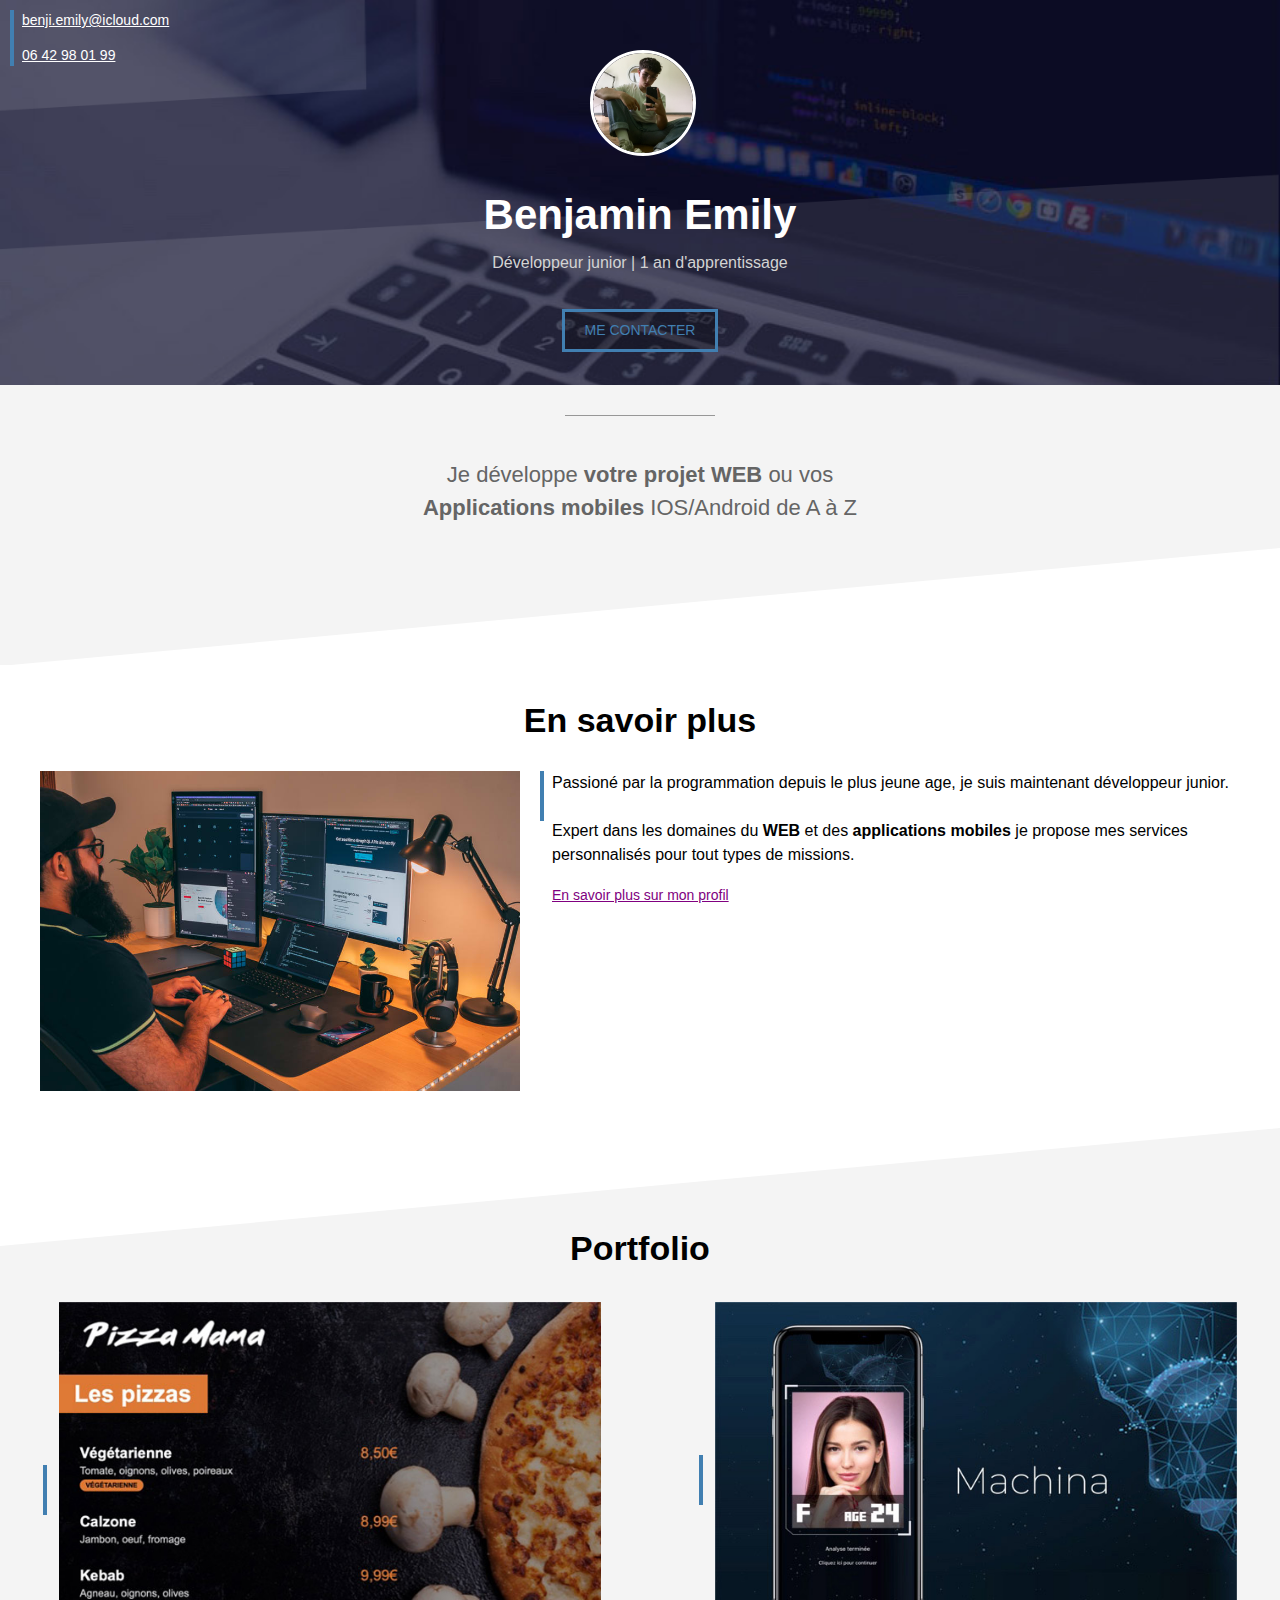
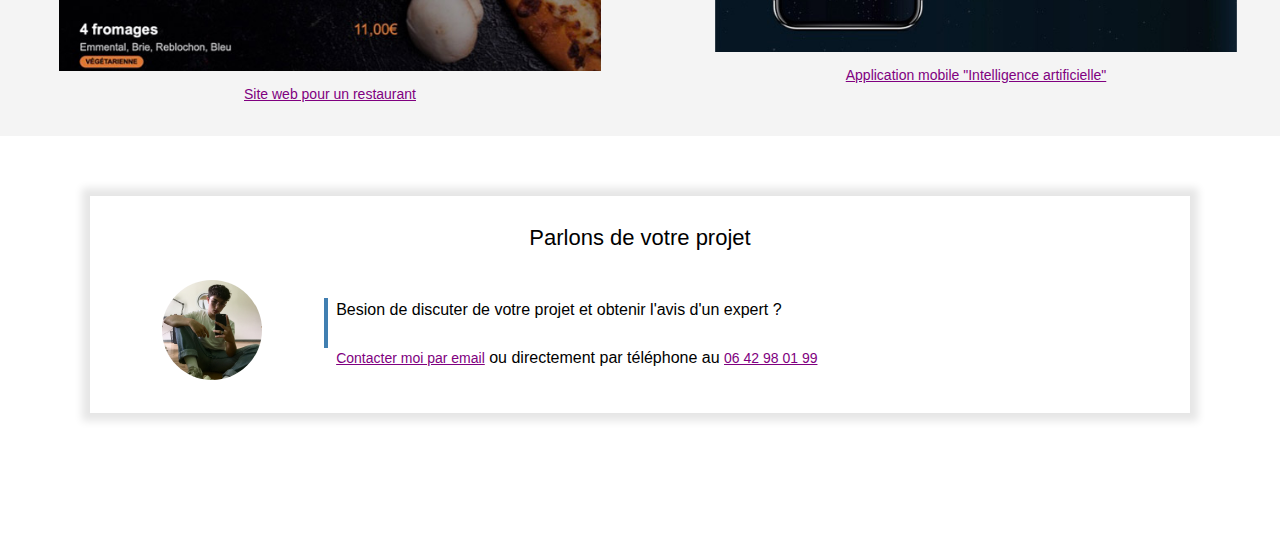
<file: index.html>
<!DOCTYPE html>
<html lang="fr">
    <head>
        <meta charset="UTF-8">
        <meta name="viewport" content="width=device-width, initial-scale=1.0">
        <link rel="stylesheet" href="style.css">
        <title>Benjamin Emily</title>
    </head>
    <body>
        <!-- couverture -->
        <div class="cover">
            <img class="cover_photo" src="Sans titre.png"/>
            <h1>Benjamin Emily</h1>
            <p>Développeur junior | 1 an d'apprentissage</p>
            <p><a class="contacter" href="mailto:benji.emily@icloud.com">ME CONTACTER</a></p>

            <div class="cover_contact">
                <p><a href="mailto:benji.emily@icloud.com"">benji.emily@icloud.com</a></p>
                <p><a href="tel:+33642980199">06 42 98 01 99</a></p>
            </div>
        </div>

        <!-- section grise 1 -->
        <div class="section section_grise1">
            <div class="separateur"></div>
            <p>Je développe <b>votre projet WEB</b> ou vos <b>Applications mobiles</b> IOS/Android de A à Z</p>
        </div>

        <!-- section blanche -->
        <div class="section section_blanche">
            <h2>En savoir plus</h2>
            <img src="setup.jpg" class="col-contenu">
            <div class="col-contenu float_right">
                <div class="text_avec_ligne_verticale">
                    <p>Passioné par la programmation depuis le plus jeune age, je suis maintenant développeur junior.<br><br>
                        Expert dans les domaines du <b>WEB</b> et des <b>applications mobiles</b> je propose mes services personnalisés pour tout types de missions.</p>
                    <a href="https://www.linkedin.com/in/emilybenjamin" target="_blank">En savoir plus sur mon profil</a>
                </div>
            </div>
        </div>

        <!-- section grise 2 -->
        <div class="section_grise2">
            <h2>Portfolio</h2>
            <table class="col_portfolio" style="display:inline-block">
                <tr>
                    <td><div class="bare_vertical"></div></td>
                    <td><a href="portfolio-site-restaurant.html" target="_blank"><img style="width: 100%;" src="project1small.jpg"></a></td>
                </tr>
                <tr>
                    <td></td>
                    <td align="center"><a href="portfolio-site-restaurant.html" target="_blank" style="color:purple">Site web pour un restaurant</a></td>
                </tr>
            </table>
            <table class="float_right col_portfolio">
                <tr>
                    <td><div class="bare_vertical"></div></td>
                    <td><img style="width: 100%;" src="project2small.jpg"></td>
                </tr>
                <tr>
                    <td></td>
                    <td align="center"><a href="#" style="color:purple">Application mobile "Intelligence artificielle"</a></td>
                </tr>
            </table>
        </div>

        <!-- section blanche2 -->
        <div class=" section">
            <iframe src="Iframe.html" scrolling="no"></iframe>
        </div>
    </body>
</html>
</file>
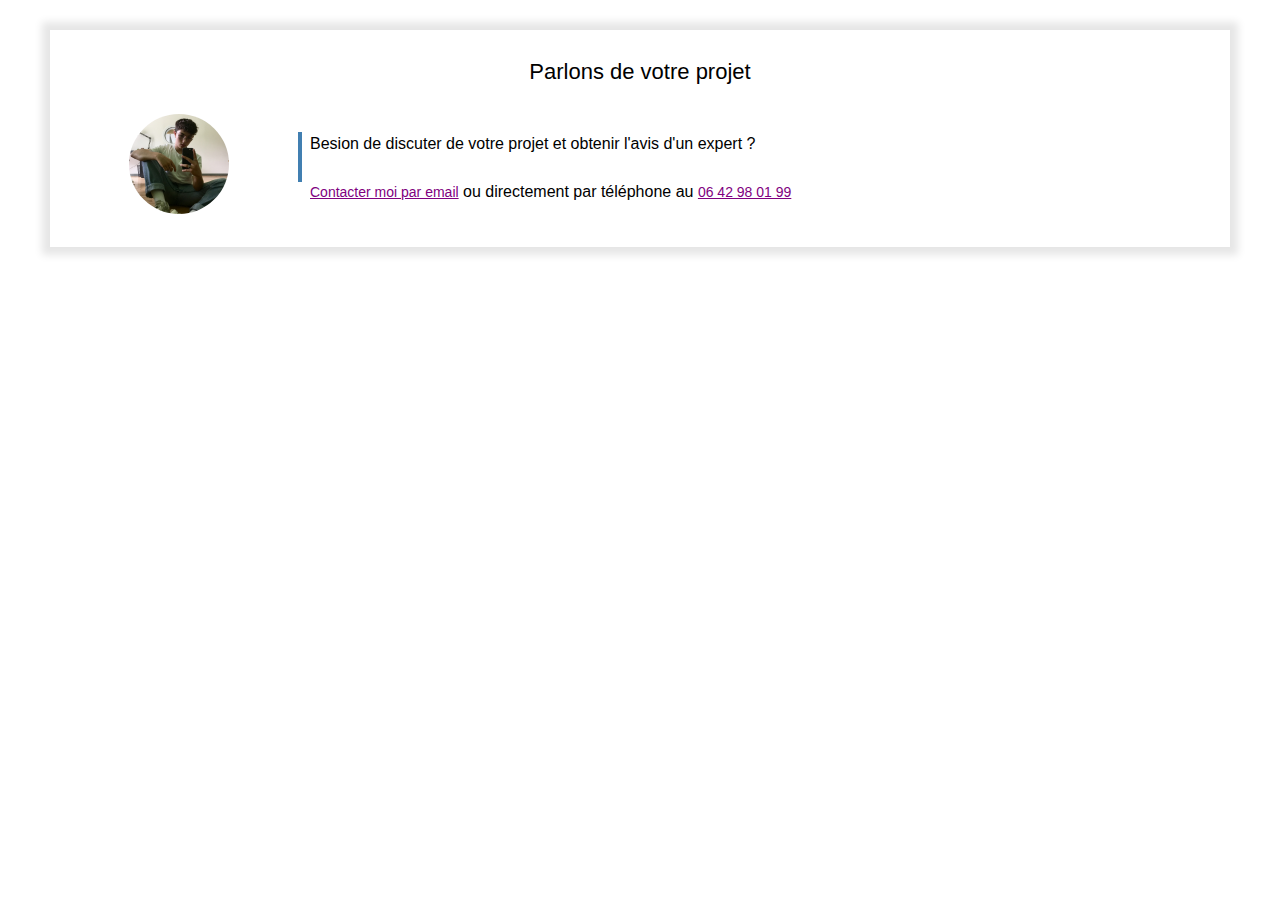
<file: Iframe.html>
<!DOCTYPE html>
<html lang="fr">
    <head>
        <meta charset="UTF-8">
        <meta name="viewport" content="width=device-width, initial-scale=1.0">
        <link rel="stylesheet" href="style.css">
    </head>
    <body>
        <div class="frame">
            <p class="frame_title">Parlons de votre projet</p>
            <table style="width: 100%;">
                <tr>
                    <td valign="top" align="center"><img class="cover_photo2" src="Sans titre.png"></td>
                    <td>
                        <div class="text_avec_ligne_verticale" style="margin-left: 20px;">
                            <p>
                                Besion de discuter de votre projet et obtenir l'avis d'un expert ?
                                <br><br>
                                <a href="mailto:benji.emily@icloud.com" style="color:purple">Contacter moi par email</a> ou directement par téléphone au <a href="tel:+33642980199" style="color:purple">06 42 98 01 99</a>
                            </p>
                        </div>
                    </td>
                </tr>
            </table>
        </div>
    </body>
</html>
</file>
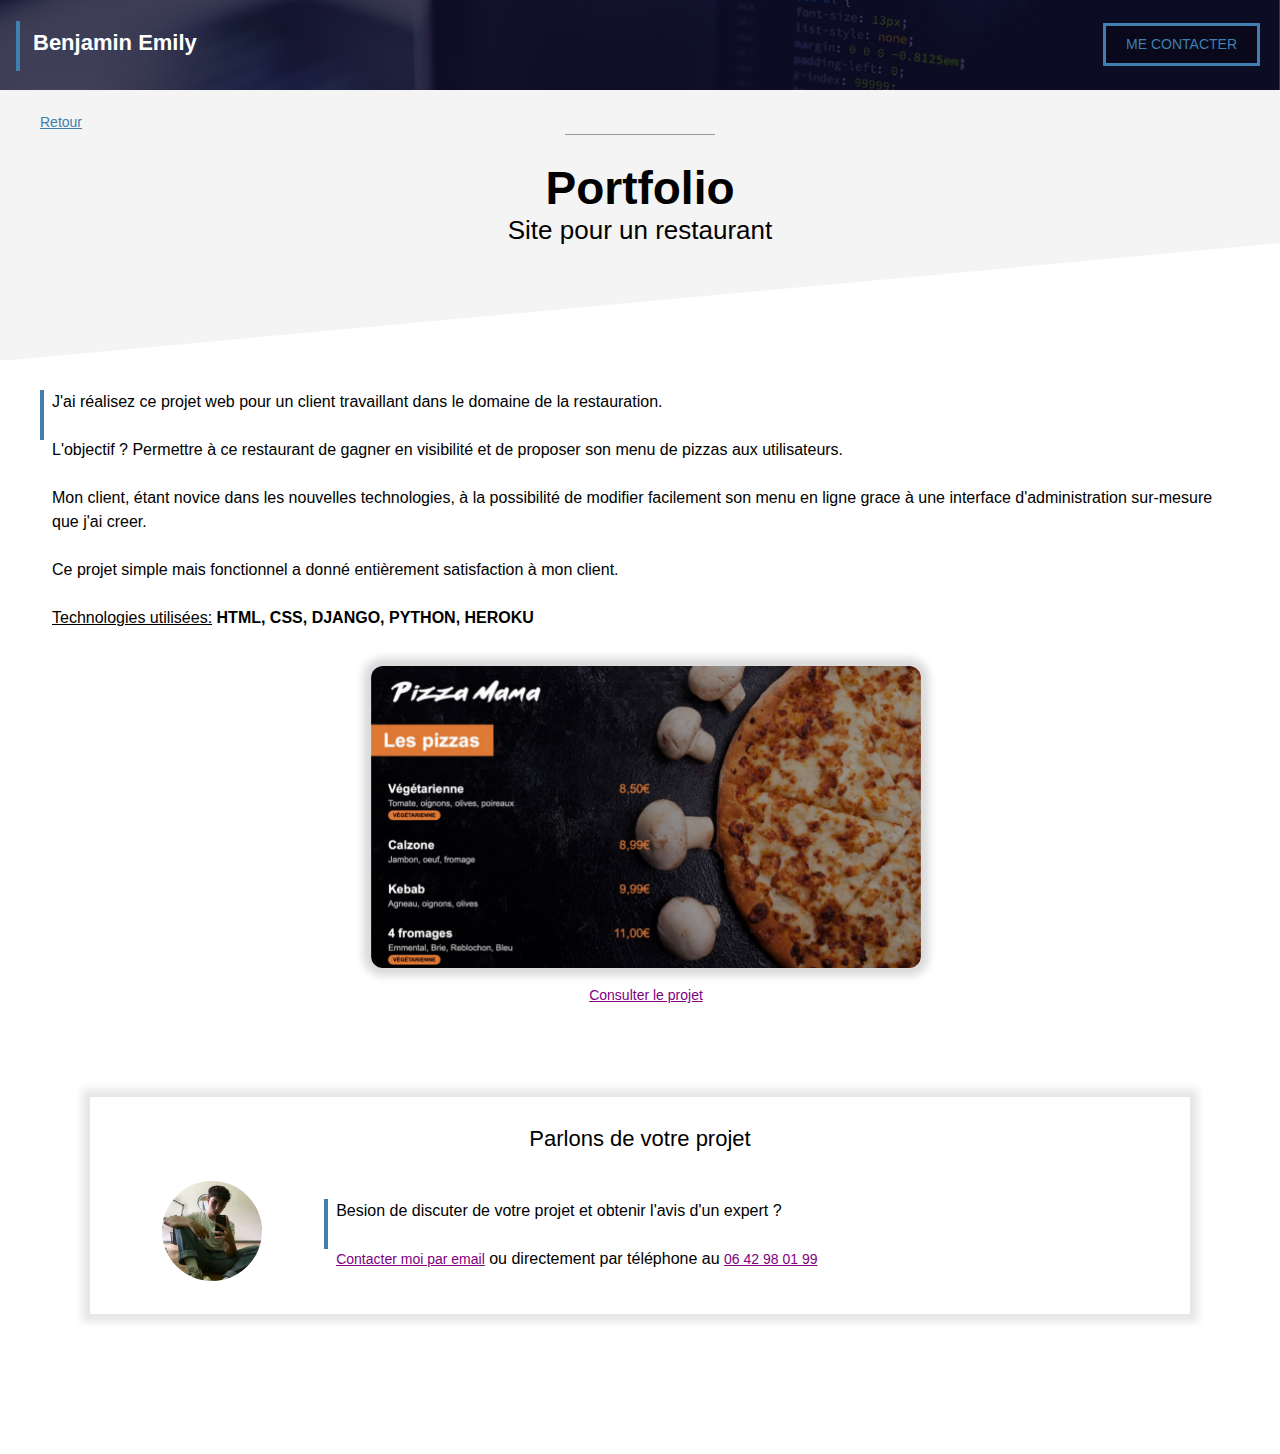
<file: index-portfolio.html>
<!DOCTYPE html>
<html lang="en">
    <head>
        <meta charset="UTF-8">
        <meta name="viewport" content="width=device-width, initial-scale=1.0">
        <link rel="stylesheet" href="style.css">
        <title>Site restaurant</title>
    </head>
    <body>
        <!-- header -->
        <div class="portfoli_header">
            <div class="text_avec_ligne_verticale" style="margin-left: 16px; margin-top: 21px; ">
                <p class="portfoli_header_title">Benjamin Emily</p>
            </div>
            <a class="contacter contacter-portfolio" href="mailto:benji.emily@icloud.com">ME CONTACTER</a>
        </div>

        <!-- section grise titre -->
        <div class="section section_grise1" style="padding-top: 20px;">
            <a class="portfolio_back" href="acceuil.html">Retour</a>
            <div class="separateur"></div>
            <h1 class="h1_portfolio">Portfolio</h1>
            <h2 class="h2_portfolio">Site pour un restaurant</h2>
        </div>

        <!-- section contenu -->
        <div class="section">
            <div class="text_avec_ligne_verticale">
                <p>
                    J'ai réalisez ce projet web pour un client travaillant dans le domaine de la restauration.<br><br>
                    L'objectif ? Permettre à ce restaurant de gagner en visibilité et de proposer son menu de pizzas aux utilisateurs.<br><br>
                    Mon client, étant novice dans les nouvelles technologies, à la possibilité de modifier facilement son menu en ligne grace à une interface d'administration sur-mesure que j'ai creer.<br><br>
                    Ce projet simple mais fonctionnel a donné entièrement satisfaction à mon client.<br><br>
                    <u>Technologies utilisées:</u> <b>HTML, CSS, DJANGO, PYTHON, HEROKU</b>
                </p>
                <div style="text-align:center;">
                    <a href="#"><img src="project1.jpg" class="projet1G"></a>
                    <a href="#" style="color:purple; display:block; text-align:center; margin-top: 10px;">Consulter le projet</a>
                </div>
            </div>
        </div>

        <!-- frame -->
        <div class="separateur display-mobile" style="margin-bottom: -12px;"></div>
        <div class=" section">
            <iframe src="Iframe.html" scrolling="no"></iframe>
        </div>
    </body>
</html>
</file>
<file: style.css>
:root{
    --color1: rgb(65, 127, 177);
    --color2: #f4f4f4;
}

body{
    margin: 0px;
    font-family: Arial;
    line-height: 1.5;
}

iframe{
    width: 100%;
    border: none;
    height: 350px;
}

div.cover{
    background: url(cover_overlay.png) no-repeat center/100% 100%,url(cover.jpg) no-repeat center/cover;
    height: 360px;
    padding-bottom: 25px;
}

img.cover_photo{
    border-radius: 50%;
    border: 3px solid white;
    height: 100px;
    position: relative;
    left: 50%;
    margin-left: -50px;
    margin-top: 50px;
}

div.cover h1{
    color: white;
    text-align: center;
    position: relative;
    font-size: 42px;
    margin-top: 20px;
    margin-bottom: 0px;
}

div.cover p{
    color: lightgrey;
    text-align: center;
    margin-top: 5px;
}

div.cover_contact{
    position: absolute;
    top: 10px;
    left: 10px;
    border-left: 4px solid var(--color1);
    padding-left: 8px;
}

div.cover_contact p, a{
    text-align: left;
    color: white;
    font-size: 14px;
    margin-top: 0px;
    margin-bottom: 0px;

}

div.cover_contact p:first-child{
    margin-bottom: 14px;
}

.contacter{
    background-color: #00000040;
    color: var(--color1);
    border: 3px solid var(--color1);
    padding: 8px 20px;
    text-decoration: none;
    display: inline-block;
    margin-top: 18px;
    font-size: 14px;
}

.contacter-portfolio{
    position: absolute; 
    right: 20px; 
    top: 5px
}

p.contacter a:hover{
    color: white;
    border: 3px solid white;
}

.section{
    padding-left: 40px;
    padding-right: 40px;
    padding-top: 30px;
    padding-bottom: 30px;
    overflow: auto;
}

div.section_grise1{
    background: url(triangle2white.svg) no-repeat center bottom -1px/100%;
    background-color: var(--color2);
    height: 200px;
    padding-bottom: 50px;
}

div.separateur{
    height: 1px;
    width: 150px;
    background-color: #979797;
    margin-left: auto;
    margin-right: auto;
}

div.section_grise1 p{ 
    color: #656565;
    font-size: 22px;
    text-align: center;
    max-width: 450px;
    margin-left: auto;
    margin-right: auto;
    padding-top: 20px;
}

div.section_grise2{
    background: url(triangle1white.svg) no-repeat center top/100%;
    background-color: var(--color2);
    padding-top: 95px;
    padding-left: 40px;
    padding-right: 40px;
    padding-bottom: 20px;
}

h2{
    text-align: center;
    font-size: 34px;
    margin-top: 0px;
    margin-bottom: 25px;
}

div.section_blanche a{
    color: purple;
}

img.col-contenu{
    width: 40%;
}

div.col-contenu{
    width: 60% 
}

.float_right{
    float: right;
    padding-left: 20px;
    box-sizing: border-box;
}

div.text_avec_ligne_verticale{
    border-left: 4px solid var(--color1);
    padding-left: 8px;
    height: 50px;
    display: inline-block;
}

div.text_avec_ligne_verticale p{
    margin-top: 0;
}

div.bare_vertical{
    height: 50px;
    width: 4px;
    background-color: var(--color1);
    margin-right: 8px;
}

.col_portfolio{
    width: 47%;
}


div.frame{
    margin: 30px 50px;
    padding: 20px 30px;
    background-color: white;
    box-shadow: 0px 0px 8px 8px rgba(0, 0, 0, 0.1);
}

p.frame_title{
    text-align: center;
    font-size: 22px;
    margin-top: 5px;
    margin-bottom: 20px;
}


table.frame1 td{
    padding-left: 20px;
}

img.cover_photo2{
    border-radius: 50%;
    border: 3px solid white;
    width: 100px;
}



/* PORTFOLIO */
div.portfoli_header{
    height: 90px;
    background: url(header.jpg) no-repeat center/cover;
    position: relative;
}

.portfoli_header_title{
    font-size: 22px; 
    color: white;
    font-weight: bold;
    padding-top: 5px;
    padding-left: 5px;
}

h1.h1_portfolio{
    color: black;
    font-size: 46px;
    text-align: center;
    max-width: 450px;
    margin-left: auto;
    margin-right: auto;
    padding-top: 20px;
    margin-bottom: 0;
    margin-top: 10px;
    line-height: 1;
}

h2.h2_portfolio{
    color: black;
    font-size: 26px;
    font-weight: normal;
    margin-bottom: 0;
}

a.portfolio_back{
    color: var(--color1);
    margin-left: 0px;
}

img.projet1G{
    width: 70%;
    max-width: 550px;
    margin-top: 20px;
    border-radius: 12px;
    box-shadow: 0px 0px 8px 8px rgba(0, 0, 0, 0.15);
}

.display-mobile{
    display: none;
}


/* responsive design: mobile */
@media only screen and (max-width: 768px) {
    img.cover_photo{
        height: 90px;
        margin-top: 75px;
    }
    
    div.cover h1{
        font-size: 38px;
        margin-top: 16px;
        margin-bottom: 0px;
    }
    
    div.cover p{
        margin-top: 2px;
        font-size: 13px;
    }

    .section{
        padding-left: 20px;
        padding-right: 20px;
    }
    
    div.section_grise1{
        padding-bottom: 40px;
        height: 175px;
    }

    h2{
        font-size: 30px;
    }

    .col_portfolio{
        width: 100%;
    }
    
    div.section_grise2{
        padding-bottom: 275px;
        padding-top: 80px;
    }

    img.col-contenu{
        width: 100%;
    }
    
    div.col-contenu{
        width: 100%;
        padding-left: 0;
        margin-top: 20px;
    }

    iframe{
        height: 250px;
    }

    div.frame{
        margin: 0px 0px;
        padding: 0px 0px;
        box-shadow: none;
    }


    /* portfolio */
    .portfoli_header_title{
        font-size: 20px; 
        padding-top: 3px;
        padding-left: 3px;
    }

    .contacter{
        padding: 7px 15px;
        margin-top: 22px;
        font-size: 12px;
    }
    
    .contacter-portfolio{
        right: 18px; 
    }

    h1.h1_portfolio{
        font-size: 40px;
    }
    
    h2.h2_portfolio{
        font-size: 22px;
    }

    .display-mobile{
        display: block;
    }
}
</file>
